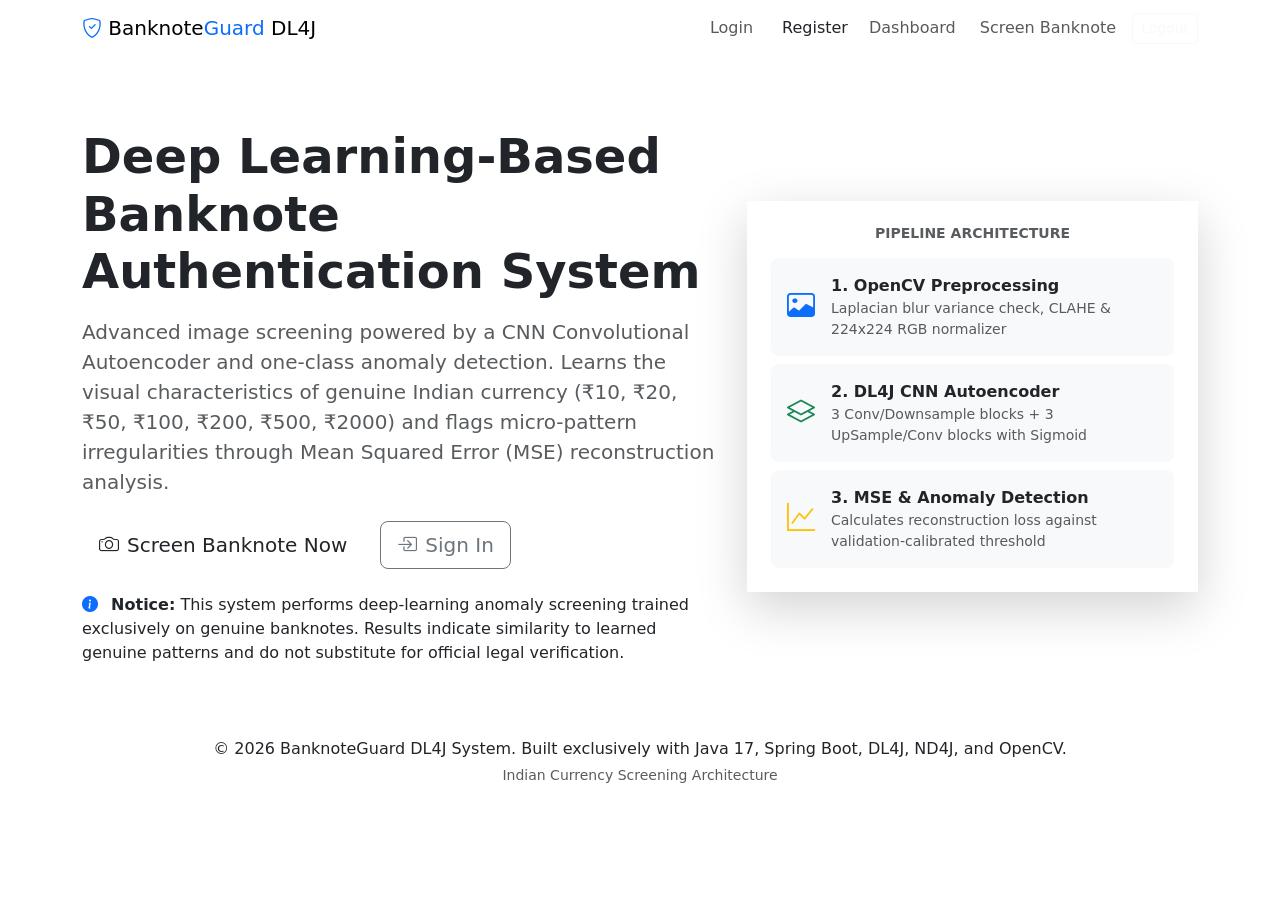
<file: banknote-authentication/src/main/resources/templates/index.html>
<!DOCTYPE html>
<html lang="en" xmlns:th="http://www.thymeleaf.org" xmlns:sec="http://www.thymeleaf.org/extras/spring-security">
<head>
    <meta charset="UTF-8">
    <meta name="viewport" content="width=device-width, initial-scale=1.0">
    <title>Banknote Authentication | Deep Learning CNN Autoencoder</title>
    <link href="https://cdn.jsdelivr.net/npm/bootstrap@5.3.3/dist/css/bootstrap.min.css" rel="stylesheet">
    <link rel="stylesheet" href="https://cdn.jsdelivr.net/npm/bootstrap-icons@1.11.3/font/bootstrap-icons.min.css">
    <link rel="stylesheet" th:href="@{/css/style.css}">
</head>
<body>

<!-- Navbar -->
<nav class="navbar navbar-expand-lg navbar-custom">
    <div class="container">
        <a class="navbar-brand" th:href="@{/}">
            <i class="bi bi-shield-check text-primary"></i>
            <span>Banknote<span class="text-primary">Guard</span> DL4J</span>
        </a>
        <button class="navbar-toggler text-white" type="button" data-bs-toggle="collapse" data-bs-target="#navContent">
            <span class="navbar-toggler-icon"></span>
        </button>
        <div class="collapse navbar-collapse" id="navContent">
            <ul class="navbar-nav ms-auto align-items-center">
                <li class="nav-item me-2" sec:authorize="isAnonymous()">
                    <a class="nav-link" th:href="@{/login}">Login</a>
                </li>
                <li class="nav-item" sec:authorize="isAnonymous()">
                    <a class="btn btn-primary-custom" th:href="@{/register}">Register</a>
                </li>
                <li class="nav-item me-2" sec:authorize="isAuthenticated()">
                    <a class="nav-link" th:href="@{/dashboard}">Dashboard</a>
                </li>
                <li class="nav-item me-2" sec:authorize="isAuthenticated()">
                    <a class="nav-link" th:href="@{/upload}">Screen Banknote</a>
                </li>
                <li class="nav-item" sec:authorize="isAuthenticated()">
                    <form th:action="@{/logout}" method="post" class="d-inline">
                        <button type="submit" class="btn btn-outline-light btn-sm">Logout</button>
                    </form>
                </li>
            </ul>
        </div>
    </div>
</nav>

<!-- Hero Section -->
<div class="container py-5">
    <div class="row align-items-center py-4">
        <div class="col-lg-7">
            <h1 class="display-5 fw-bold text-navy lh-tight mb-3">
                Deep Learning-Based Banknote Authentication System
            </h1>
            <p class="lead text-muted mb-4">
                Advanced image screening powered by a <strong>CNN Convolutional Autoencoder</strong> and one-class anomaly detection.
                Learns the visual characteristics of genuine Indian currency (₹10, ₹20, ₹50, ₹100, ₹200, ₹500, ₹2000)
                and flags micro-pattern irregularities through Mean Squared Error (MSE) reconstruction analysis.
            </p>
            <div class="d-flex gap-3 mb-4">
                <a th:href="@{/upload}" class="btn btn-primary-custom btn-lg">
                    <i class="bi bi-camera me-2"></i>Screen Banknote Now
                </a>
                <a th:href="@{/login}" class="btn btn-outline-secondary btn-lg">
                    <i class="bi bi-box-arrow-in-right me-2"></i>Sign In
                </a>
            </div>
            <div class="disclaimer-box">
                <i class="bi bi-info-circle-fill me-2 text-primary"></i>
                <strong>Notice:</strong> This system performs deep-learning anomaly screening trained exclusively on genuine banknotes.
                Results indicate similarity to learned genuine patterns and do not substitute for official legal verification.
            </div>
        </div>
        <div class="col-lg-5 text-center mt-4 mt-lg-0">
            <div class="app-card p-4 shadow-lg border-0 bg-white">
                <h6 class="fw-bold text-muted mb-3 text-uppercase small">Pipeline Architecture</h6>
                <div class="d-flex flex-column gap-2 text-start">
                    <div class="p-3 bg-light rounded-3 d-flex align-items-center">
                        <i class="bi bi-image fs-3 text-primary me-3"></i>
                        <div>
                            <strong>1. OpenCV Preprocessing</strong>
                            <div class="small text-muted">Laplacian blur variance check, CLAHE & 224x224 RGB normalizer</div>
                        </div>
                    </div>
                    <div class="p-3 bg-light rounded-3 d-flex align-items-center">
                        <i class="bi bi-layers fs-3 text-success me-3"></i>
                        <div>
                            <strong>2. DL4J CNN Autoencoder</strong>
                            <div class="small text-muted">3 Conv/Downsample blocks + 3 UpSample/Conv blocks with Sigmoid</div>
                        </div>
                    </div>
                    <div class="p-3 bg-light rounded-3 d-flex align-items-center">
                        <i class="bi bi-graph-up fs-3 text-warning me-3"></i>
                        <div>
                            <strong>3. MSE & Anomaly Detection</strong>
                            <div class="small text-muted">Calculates reconstruction loss against validation-calibrated threshold</div>
                        </div>
                    </div>
                </div>
            </div>
        </div>
    </div>
</div>

<footer class="text-center">
    <div class="container">
        <p class="mb-1">&copy; 2026 BanknoteGuard DL4J System. Built exclusively with Java 17, Spring Boot, DL4J, ND4J, and OpenCV.</p>
        <p class="small text-muted mb-0">Indian Currency Screening Architecture</p>
    </div>
</footer>

<script src="https://cdn.jsdelivr.net/npm/bootstrap@5.3.3/dist/js/bootstrap.bundle.min.js"></script>
</body>
</html>
</file>
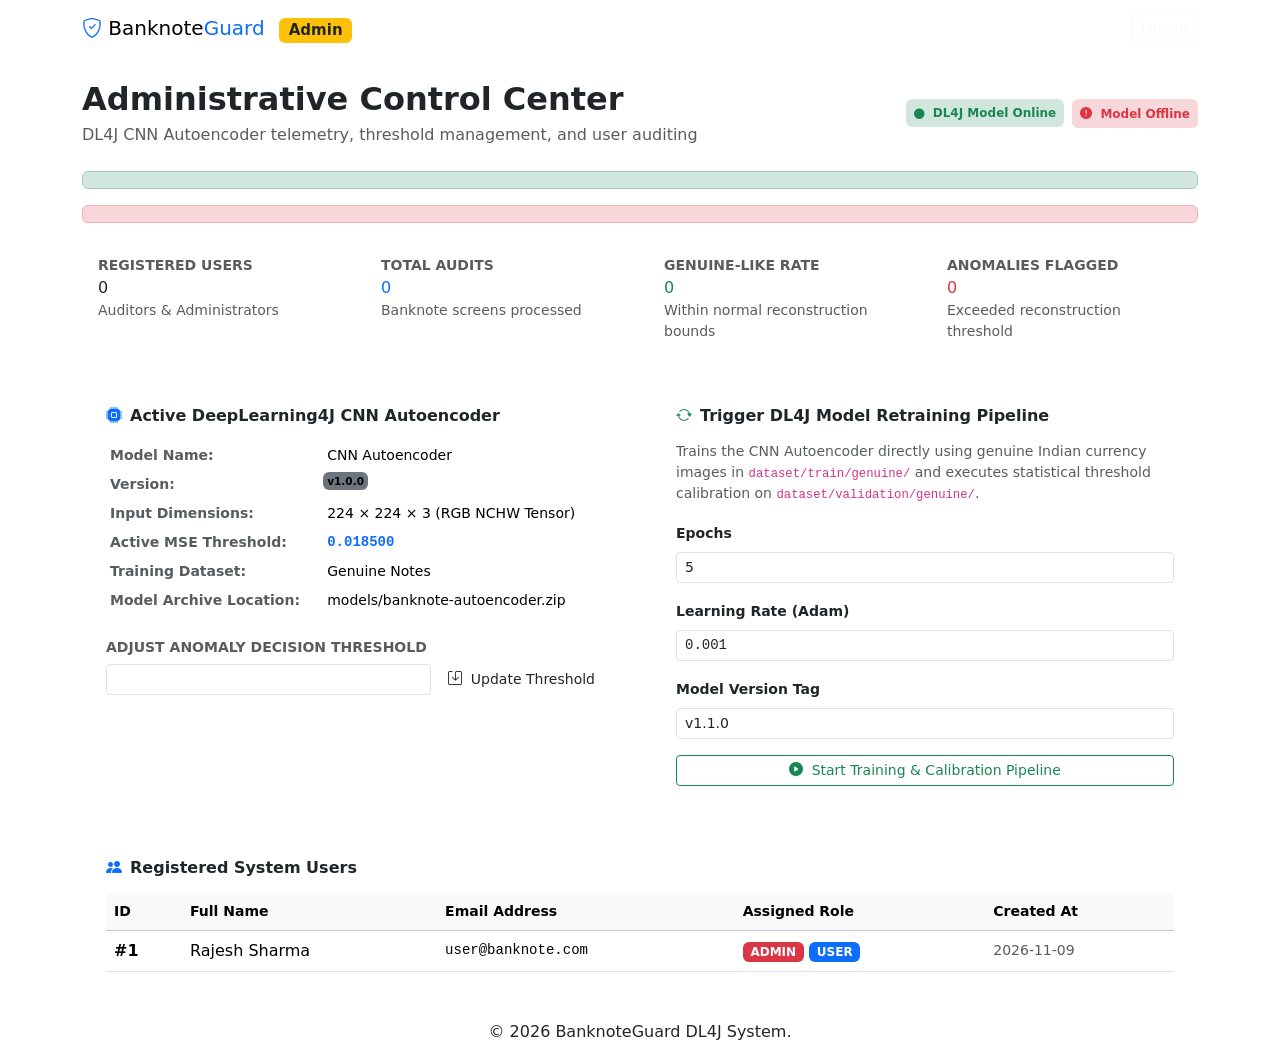
<file: banknote-authentication/src/main/resources/templates/admin.html>
<!DOCTYPE html>
<html lang="en" xmlns:th="http://www.thymeleaf.org">
<head>
    <meta charset="UTF-8">
    <meta name="viewport" content="width=device-width, initial-scale=1.0">
    <title>Admin Dashboard | BanknoteGuard DL4J</title>
    <link href="https://cdn.jsdelivr.net/npm/bootstrap@5.3.3/dist/css/bootstrap.min.css" rel="stylesheet">
    <link rel="stylesheet" href="https://cdn.jsdelivr.net/npm/bootstrap-icons@1.11.3/font/bootstrap-icons.min.css">
    <link rel="stylesheet" th:href="@{/css/style.css}">
</head>
<body>

<!-- Navbar -->
<nav class="navbar navbar-expand-lg navbar-custom">
    <div class="container">
        <a class="navbar-brand" th:href="@{/dashboard}">
            <i class="bi bi-shield-check text-primary"></i>
            <span>Banknote<span class="text-primary">Guard</span> <span class="badge bg-warning text-dark ms-2">Admin</span></span>
        </a>
        <div class="ms-auto d-flex gap-2">
            <a class="nav-link text-white" th:href="@{/dashboard}"><i class="bi bi-grid me-1"></i> Dashboard</a>
            <form th:action="@{/logout}" method="post" class="d-inline">
                <button type="submit" class="btn btn-outline-light btn-sm ms-2">Logout</button>
            </form>
        </div>
    </div>
</nav>

<div class="container py-4">
    <div class="d-flex justify-content-between align-items-center mb-4">
        <div>
            <h2 class="fw-bold mb-1">Administrative Control Center</h2>
            <p class="text-muted mb-0">DL4J CNN Autoencoder telemetry, threshold management, and user auditing</p>
        </div>
        <div class="d-flex align-items-center gap-2">
            <span th:if="${isModelReady}" class="badge bg-success-subtle text-success p-2">
                <i class="bi bi-circle-fill me-1 small"></i> DL4J Model Online
            </span>
            <span th:unless="${isModelReady}" class="badge bg-danger-subtle text-danger p-2">
                <i class="bi bi-exclamation-circle-fill me-1"></i> Model Offline
            </span>
        </div>
    </div>

    <!-- Alert banners -->
    <div th:if="${successMessage}" class="alert alert-success py-2 small" th:text="${successMessage}"></div>
    <div th:if="${errorMessage}" class="alert alert-danger py-2 small" th:text="${errorMessage}"></div>

    <!-- System Aggregate Cards -->
    <div class="row g-3 mb-4">
        <div class="col-sm-6 col-lg-3">
            <div class="app-card p-3">
                <div class="text-muted small fw-semibold">REGISTERED USERS</div>
                <div class="metric-val text-dark" th:text="${totalUsers}">0</div>
                <div class="small text-muted">Auditors & Administrators</div>
            </div>
        </div>
        <div class="col-sm-6 col-lg-3">
            <div class="app-card p-3">
                <div class="text-muted small fw-semibold">TOTAL AUDITS</div>
                <div class="metric-val text-primary" th:text="${totalScans}">0</div>
                <div class="small text-muted">Banknote screens processed</div>
            </div>
        </div>
        <div class="col-sm-6 col-lg-3">
            <div class="app-card p-3">
                <div class="text-muted small fw-semibold">GENUINE-LIKE RATE</div>
                <div class="metric-val text-success" th:text="${genuineCount}">0</div>
                <div class="small text-muted">Within normal reconstruction bounds</div>
            </div>
        </div>
        <div class="col-sm-6 col-lg-3">
            <div class="app-card p-3">
                <div class="text-muted small fw-semibold">ANOMALIES FLAGGED</div>
                <div class="metric-val text-danger" th:text="${anomalyCount}">0</div>
                <div class="small text-muted">Exceeded reconstruction threshold</div>
            </div>
        </div>
    </div>

    <!-- Active DL4J Model & Calibration Controls -->
    <div class="row g-4 mb-4">
        <!-- Active Model Info -->
        <div class="col-lg-6">
            <div class="app-card p-4 h-100">
                <h6 class="fw-bold mb-3"><i class="bi bi-cpu-fill text-primary me-2"></i>Active DeepLearning4J CNN Autoencoder</h6>
                <table class="table table-sm table-borderless small mb-4">
                    <tbody>
                        <tr>
                            <td class="text-muted fw-semibold">Model Name:</td>
                            <td th:text="${activeModel != null ? activeModel.modelName : 'Indian Banknote CNN Autoencoder'}">CNN Autoencoder</td>
                        </tr>
                        <tr>
                            <td class="text-muted fw-semibold">Version:</td>
                            <td class="badge bg-secondary" th:text="${activeModel != null ? activeModel.modelVersion : 'v1.0.0'}">v1.0.0</td>
                        </tr>
                        <tr>
                            <td class="text-muted fw-semibold">Input Dimensions:</td>
                            <td>224 &times; 224 &times; 3 (RGB NCHW Tensor)</td>
                        </tr>
                        <tr>
                            <td class="text-muted fw-semibold">Active MSE Threshold:</td>
                            <td class="font-monospace fw-bold text-primary" th:text="${#numbers.formatDecimal(activeThreshold, 1, 6)}">0.018500</td>
                        </tr>
                        <tr>
                            <td class="text-muted fw-semibold">Training Dataset:</td>
                            <td th:text="${activeModel != null ? activeModel.trainingDataset : 'Genuine Indian Currency'}">Genuine Notes</td>
                        </tr>
                        <tr>
                            <td class="text-muted fw-semibold">Model Archive Location:</td>
                            <td class="text-truncate" style="max-width: 250px;">models/banknote-autoencoder.zip</td>
                        </tr>
                    </tbody>
                </table>

                <!-- Update Threshold Form -->
                <h6 class="fw-bold mb-2 small text-uppercase text-muted">Adjust Anomaly Decision Threshold</h6>
                <form th:action="@{/admin/threshold/update}" method="post" class="d-flex gap-2">
                    <input type="number" step="0.0001" min="0.001" max="1.0" name="threshold" class="form-control form-control-sm font-monospace"
                           th:value="${#numbers.formatDecimal(activeThreshold, 1, 5)}" required>
                    <button type="submit" class="btn btn-primary-custom btn-sm text-nowrap">
                        <i class="bi bi-save me-1"></i> Update Threshold
                    </button>
                </form>
            </div>
        </div>

        <!-- Trigger Model Retraining -->
        <div class="col-lg-6">
            <div class="app-card p-4 h-100">
                <h6 class="fw-bold mb-3"><i class="bi bi-arrow-repeat text-success me-2"></i>Trigger DL4J Model Retraining Pipeline</h6>
                <p class="small text-muted mb-3">
                    Trains the CNN Autoencoder directly using genuine Indian currency images in <code>dataset/train/genuine/</code>
                    and executes statistical threshold calibration on <code>dataset/validation/genuine/</code>.
                </p>

                <form th:action="@{/admin/retrain}" method="post">
                    <div class="mb-3">
                        <label class="form-label small fw-semibold">Epochs</label>
                        <input type="number" name="epochs" class="form-control form-control-sm" value="5" min="1" max="100" required>
                    </div>
                    <div class="mb-3">
                        <label class="form-label small fw-semibold">Learning Rate (Adam)</label>
                        <input type="number" step="0.0001" name="learningRate" class="form-control form-control-sm font-monospace" value="0.001" required>
                    </div>
                    <div class="mb-3">
                        <label class="form-label small fw-semibold">Model Version Tag</label>
                        <input type="text" name="version" class="form-control form-control-sm" value="v1.1.0" required>
                    </div>
                    <button type="submit" class="btn btn-outline-success btn-sm w-100" onclick="return confirm('Start CNN Autoencoder training pipeline? This may take several minutes.');">
                        <i class="bi bi-play-circle-fill me-1"></i> Start Training & Calibration Pipeline
                    </button>
                </form>
            </div>
        </div>
    </div>

    <!-- Registered Users Management Table -->
    <div class="app-card p-4">
        <h6 class="fw-bold mb-3"><i class="bi bi-people-fill text-primary me-2"></i>Registered System Users</h6>
        <div class="table-responsive">
            <table class="table table-hover align-middle mb-0">
                <thead class="table-light small">
                    <tr>
                        <th>ID</th>
                        <th>Full Name</th>
                        <th>Email Address</th>
                        <th>Assigned Role</th>
                        <th>Created At</th>
                    </tr>
                </thead>
                <tbody>
                    <tr th:each="u : ${users}">
                        <td class="fw-semibold" th:text="'#' + ${u.id}">#1</td>
                        <td th:text="${u.fullName}">Rajesh Sharma</td>
                        <td class="font-monospace small" th:text="${u.email}">user@banknote.com</td>
                        <td>
                            <span th:if="${u.role == 'ROLE_ADMIN'}" class="badge bg-danger">ADMIN</span>
                            <span th:unless="${u.role == 'ROLE_ADMIN'}" class="badge bg-primary">USER</span>
                        </td>
                        <td class="small text-muted" th:text="${#temporals.format(u.createdAt, 'yyyy-MM-dd HH:mm')}">2026-11-09</td>
                    </tr>
                </tbody>
            </table>
        </div>
    </div>
</div>

<footer class="text-center">
    <div class="container">
        <p class="mb-0">&copy; 2026 BanknoteGuard DL4J System.</p>
    </div>
</footer>

<script src="https://cdn.jsdelivr.net/npm/bootstrap@5.3.3/dist/js/bootstrap.bundle.min.js"></script>
</body>
</html>
</file>
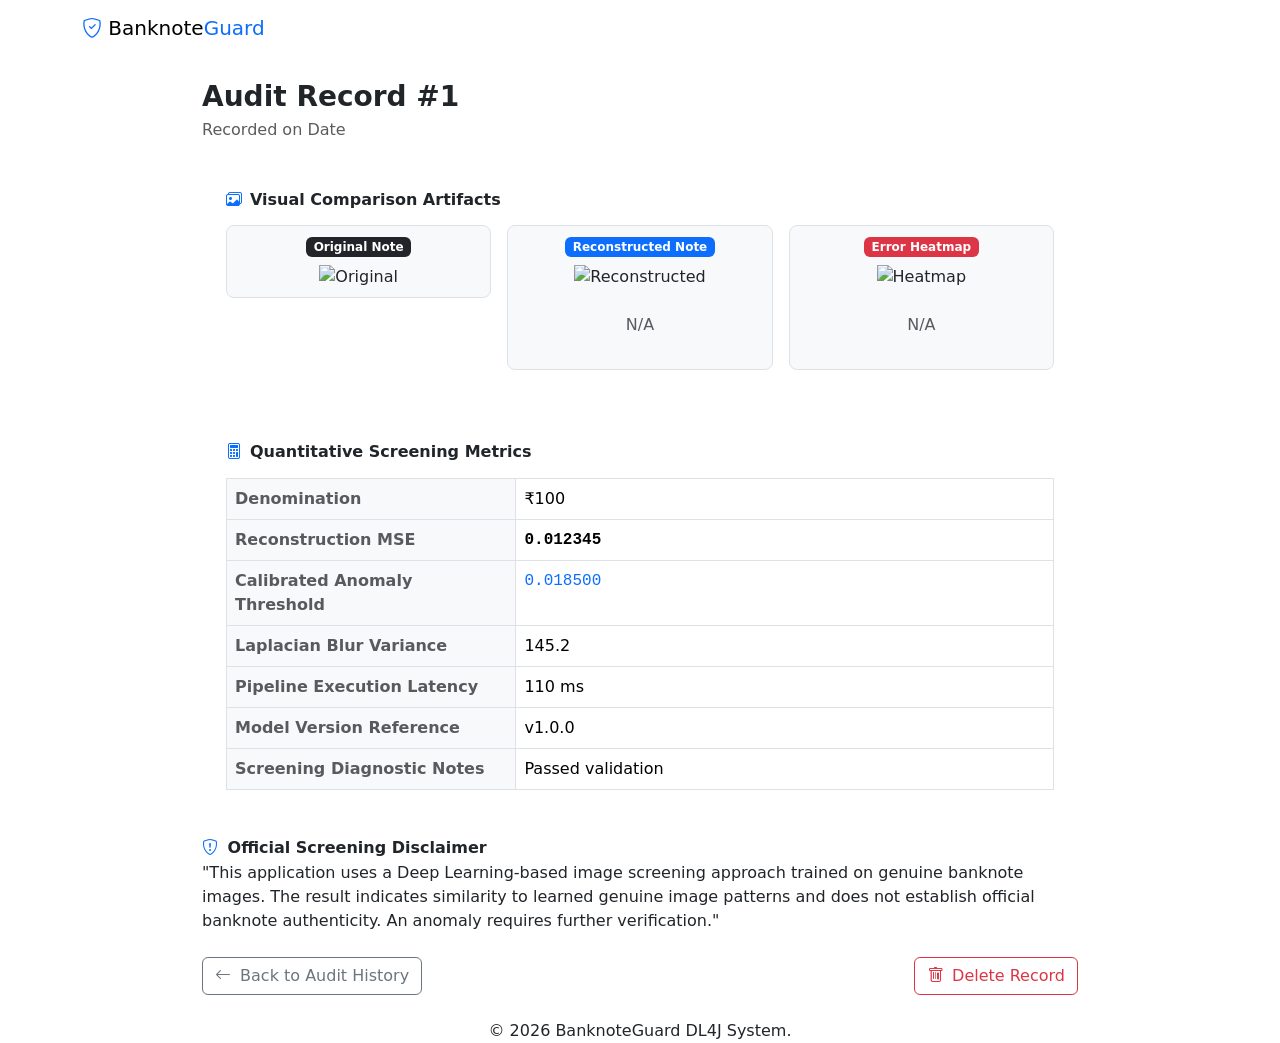
<file: banknote-authentication/src/main/resources/templates/detail.html>
<!DOCTYPE html>
<html lang="en" xmlns:th="http://www.thymeleaf.org">
<head>
    <meta charset="UTF-8">
    <meta name="viewport" content="width=device-width, initial-scale=1.0">
    <title>Record Details | BanknoteGuard DL4J</title>
    <link href="https://cdn.jsdelivr.net/npm/bootstrap@5.3.3/dist/css/bootstrap.min.css" rel="stylesheet">
    <link rel="stylesheet" href="https://cdn.jsdelivr.net/npm/bootstrap-icons@1.11.3/font/bootstrap-icons.min.css">
    <link rel="stylesheet" th:href="@{/css/style.css}">
</head>
<body>

<nav class="navbar navbar-expand-lg navbar-custom">
    <div class="container">
        <a class="navbar-brand" th:href="@{/dashboard}">
            <i class="bi bi-shield-check text-primary"></i>
            <span>Banknote<span class="text-primary">Guard</span></span>
        </a>
        <div class="ms-auto d-flex gap-2">
            <a class="nav-link text-white" th:href="@{/history}"><i class="bi bi-arrow-left me-1"></i> Back to History</a>
        </div>
    </div>
</nav>

<div class="container py-4" style="max-width: 900px;">
    <div class="d-flex justify-content-between align-items-center mb-4">
        <div>
            <h3 class="fw-bold mb-1" th:text="'Audit Record #' + ${record.id}">Audit Record #1</h3>
            <p class="text-muted mb-0" th:text="'Recorded on ' + ${#temporals.format(record.createdAt, 'yyyy-MM-dd HH:mm:ss')}">Recorded on Date</p>
        </div>
        <div>
            <span th:if="${record.screeningResult.name() == 'GENUINE_LIKE'}" class="badge badge-screening badge-genuine fs-6 px-3 py-2">
                <i class="bi bi-check-circle-fill"></i> Genuine-Like
            </span>
            <span th:if="${record.screeningResult.name() == 'ANOMALY_DETECTED'}" class="badge badge-screening badge-anomaly fs-6 px-3 py-2">
                <i class="bi bi-exclamation-triangle-fill"></i> Anomaly Detected
            </span>
            <span th:if="${record.screeningResult.name() == 'INCONCLUSIVE'}" class="badge badge-screening badge-inconclusive fs-6 px-3 py-2">
                <i class="bi bi-question-circle-fill"></i> Inconclusive
            </span>
        </div>
    </div>

    <!-- Visual Artifacts Card -->
    <div class="app-card p-4 mb-4">
        <h6 class="fw-bold mb-3"><i class="bi bi-images text-primary me-2"></i>Visual Comparison Artifacts</h6>
        <div class="row g-3 text-center">
            <div class="col-md-4">
                <div class="p-2 border rounded-3 bg-light">
                    <span class="badge bg-dark mb-2">Original Note</span>
                    <div class="image-comparison-container">
                        <img th:src="${originalImageUrl}" class="comparison-img" alt="Original">
                    </div>
                </div>
            </div>
            <div class="col-md-4">
                <div class="p-2 border rounded-3 bg-light">
                    <span class="badge bg-primary mb-2">Reconstructed Note</span>
                    <div class="image-comparison-container">
                        <img th:if="${reconstructedImageUrl != null}" th:src="${reconstructedImageUrl}" class="comparison-img" alt="Reconstructed">
                        <div th:unless="${reconstructedImageUrl != null}" class="text-muted p-4">N/A</div>
                    </div>
                </div>
            </div>
            <div class="col-md-4">
                <div class="p-2 border rounded-3 bg-light">
                    <span class="badge bg-danger mb-2">Error Heatmap</span>
                    <div class="image-comparison-container">
                        <img th:if="${heatmapImageUrl != null}" th:src="${heatmapImageUrl}" class="comparison-img" alt="Heatmap">
                        <div th:unless="${heatmapImageUrl != null}" class="text-muted p-4">N/A</div>
                    </div>
                </div>
            </div>
        </div>
    </div>

    <!-- Parameters Table -->
    <div class="app-card p-4 mb-4">
        <h6 class="fw-bold mb-3"><i class="bi bi-calculator text-primary me-2"></i>Quantitative Screening Metrics</h6>
        <table class="table table-bordered mb-0">
            <tbody>
                <tr>
                    <td class="fw-semibold text-muted bg-light" style="width: 35%;">Denomination</td>
                    <td th:text="${'&#8377;' + record.denomination}">&#8377;100</td>
                </tr>
                <tr>
                    <td class="fw-semibold text-muted bg-light">Reconstruction MSE</td>
                    <td class="font-monospace fw-bold" th:text="${#numbers.formatDecimal(record.mseScore, 1, 6)}">0.012345</td>
                </tr>
                <tr>
                    <td class="fw-semibold text-muted bg-light">Calibrated Anomaly Threshold</td>
                    <td class="font-monospace text-primary" th:text="${#numbers.formatDecimal(record.anomalyThreshold, 1, 6)}">0.018500</td>
                </tr>
                <tr>
                    <td class="fw-semibold text-muted bg-light">Laplacian Blur Variance</td>
                    <td th:text="${#numbers.formatDecimal(record.blurScore != null ? record.blurScore : 0, 1, 2)}">145.2</td>
                </tr>
                <tr>
                    <td class="fw-semibold text-muted bg-light">Pipeline Execution Latency</td>
                    <td th:text="${record.processingTimeMs + ' ms'}">110 ms</td>
                </tr>
                <tr>
                    <td class="fw-semibold text-muted bg-light">Model Version Reference</td>
                    <td th:text="${record.modelVersion}">v1.0.0</td>
                </tr>
                <tr>
                    <td class="fw-semibold text-muted bg-light">Screening Diagnostic Notes</td>
                    <td th:text="${record.notes}">Passed validation</td>
                </tr>
            </tbody>
        </table>
    </div>

    <!-- Mandatory Disclaimer -->
    <div class="disclaimer-box mb-4">
        <h6 class="fw-bold text-dark mb-1"><i class="bi bi-shield-exclamation me-1 text-primary"></i> Official Screening Disclaimer</h6>
        <p class="mb-0">
            "This application uses a Deep Learning-based image screening approach trained on genuine banknote images.
            The result indicates similarity to learned genuine image patterns and does not establish official banknote authenticity.
            An anomaly requires further verification."
        </p>
    </div>

    <div class="d-flex justify-content-between">
        <a th:href="@{/history}" class="btn btn-outline-secondary"><i class="bi bi-arrow-left me-1"></i> Back to Audit History</a>
        <form th:action="@{'/history/' + ${record.id} + '/delete'}" method="post" onsubmit="return confirm('Delete this record permanently?');">
            <button type="submit" class="btn btn-outline-danger"><i class="bi bi-trash me-1"></i> Delete Record</button>
        </form>
    </div>
</div>

<footer class="text-center">
    <div class="container">
        <p class="mb-0">&copy; 2026 BanknoteGuard DL4J System.</p>
    </div>
</footer>

<script src="https://cdn.jsdelivr.net/npm/bootstrap@5.3.3/dist/js/bootstrap.bundle.min.js"></script>
</body>
</html>
</file>
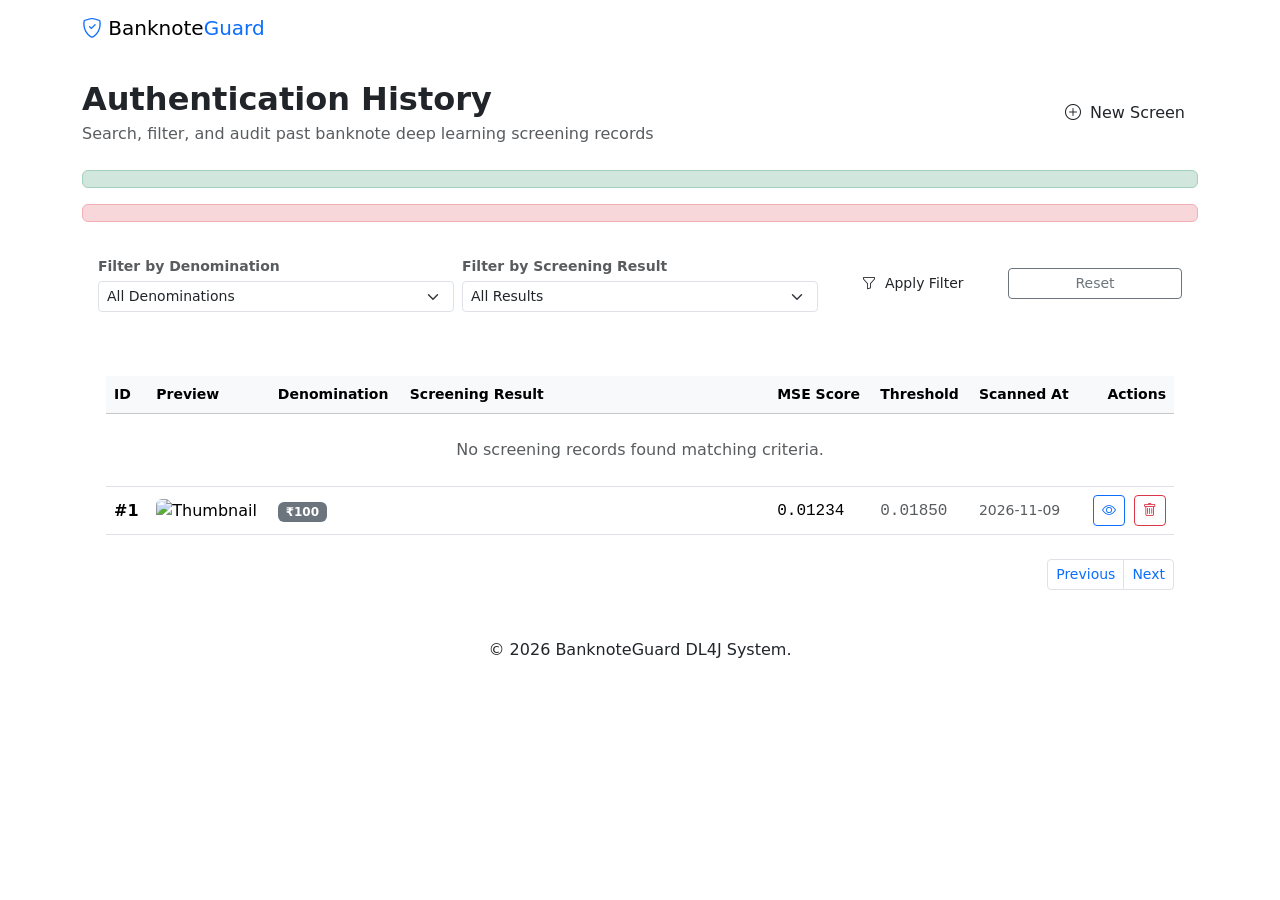
<file: banknote-authentication/src/main/resources/templates/history.html>
<!DOCTYPE html>
<html lang="en" xmlns:th="http://www.thymeleaf.org">
<head>
    <meta charset="UTF-8">
    <meta name="viewport" content="width=device-width, initial-scale=1.0">
    <title>Authentication History | BanknoteGuard DL4J</title>
    <link href="https://cdn.jsdelivr.net/npm/bootstrap@5.3.3/dist/css/bootstrap.min.css" rel="stylesheet">
    <link rel="stylesheet" href="https://cdn.jsdelivr.net/npm/bootstrap-icons@1.11.3/font/bootstrap-icons.min.css">
    <link rel="stylesheet" th:href="@{/css/style.css}">
</head>
<body>

<!-- Navbar -->
<nav class="navbar navbar-expand-lg navbar-custom">
    <div class="container">
        <a class="navbar-brand" th:href="@{/dashboard}">
            <i class="bi bi-shield-check text-primary"></i>
            <span>Banknote<span class="text-primary">Guard</span></span>
        </a>
        <div class="ms-auto d-flex gap-2">
            <a class="nav-link text-white" th:href="@{/dashboard}"><i class="bi bi-arrow-left me-1"></i> Dashboard</a>
        </div>
    </div>
</nav>

<div class="container py-4">
    <div class="d-flex flex-wrap justify-content-between align-items-center mb-4 gap-3">
        <div>
            <h2 class="fw-bold mb-1">Authentication History</h2>
            <p class="text-muted mb-0">Search, filter, and audit past banknote deep learning screening records</p>
        </div>
        <div>
            <a th:href="@{/upload}" class="btn btn-primary-custom">
                <i class="bi bi-plus-circle me-1"></i> New Screen
            </a>
        </div>
    </div>

    <!-- Feedback messages -->
    <div th:if="${successMessage}" class="alert alert-success py-2 small" th:text="${successMessage}"></div>
    <div th:if="${errorMessage}" class="alert alert-danger py-2 small" th:text="${errorMessage}"></div>

    <!-- Filter Card -->
    <div class="app-card p-3 mb-4">
        <form th:action="@{/history}" method="get" class="row g-2 align-items-center">
            <div class="col-md-4">
                <label class="form-label small fw-semibold text-muted mb-1">Filter by Denomination</label>
                <select name="denomination" class="form-select form-select-sm">
                    <option value="">All Denominations</option>
                    <option value="10" th:selected="${selectedDenomination == '10'}">&#8377;10</option>
                    <option value="20" th:selected="${selectedDenomination == '20'}">&#8377;20</option>
                    <option value="50" th:selected="${selectedDenomination == '50'}">&#8377;50</option>
                    <option value="100" th:selected="${selectedDenomination == '100'}">&#8377;100</option>
                    <option value="200" th:selected="${selectedDenomination == '200'}">&#8377;200</option>
                    <option value="500" th:selected="${selectedDenomination == '500'}">&#8377;500</option>
                    <option value="2000" th:selected="${selectedDenomination == '2000'}">&#8377;2000</option>
                </select>
            </div>
            <div class="col-md-4">
                <label class="form-label small fw-semibold text-muted mb-1">Filter by Screening Result</label>
                <select name="result" class="form-select form-select-sm">
                    <option value="">All Results</option>
                    <option value="GENUINE_LIKE" th:selected="${selectedResult != null && selectedResult.name() == 'GENUINE_LIKE'}">Genuine-Like</option>
                    <option value="ANOMALY_DETECTED" th:selected="${selectedResult != null && selectedResult.name() == 'ANOMALY_DETECTED'}">Anomaly Detected</option>
                    <option value="INCONCLUSIVE" th:selected="${selectedResult != null && selectedResult.name() == 'INCONCLUSIVE'}">Inconclusive</option>
                </select>
            </div>
            <div class="col-md-4 d-flex align-items-end gap-2">
                <button type="submit" class="btn btn-primary-custom btn-sm w-50">
                    <i class="bi bi-funnel me-1"></i> Apply Filter
                </button>
                <a th:href="@{/history}" class="btn btn-outline-secondary btn-sm w-50">
                    Reset
                </a>
            </div>
        </form>
    </div>

    <!-- History Table Card -->
    <div class="app-card p-4">
        <div class="table-responsive">
            <table class="table table-hover align-middle mb-0">
                <thead class="table-light small">
                    <tr>
                        <th>ID</th>
                        <th>Preview</th>
                        <th>Denomination</th>
                        <th>Screening Result</th>
                        <th>MSE Score</th>
                        <th>Threshold</th>
                        <th>Scanned At</th>
                        <th class="text-end">Actions</th>
                    </tr>
                </thead>
                <tbody>
                    <tr th:if="${page == null || #lists.isEmpty(page.content)}">
                        <td colspan="8" class="text-center text-muted py-4">No screening records found matching criteria.</td>
                    </tr>
                    <tr th:each="r : ${page.content}">
                        <td class="fw-semibold" th:text="'#' + ${r.id}">#1</td>
                        <td>
                            <img th:src="@{'/' + ${r.imagePath.replace('\', '/')}}" alt="Thumbnail" class="rounded" style="width: 50px; height: 35px; object-fit: cover;">
                        </td>
                        <td>
                            <span class="badge bg-secondary" th:text="${'&#8377;' + r.denomination}">&#8377;100</span>
                        </td>
                        <td>
                            <span th:if="${r.screeningResult.name() == 'GENUINE_LIKE'}" class="badge badge-screening badge-genuine">
                                <i class="bi bi-check-circle-fill"></i> Genuine-Like
                            </span>
                            <span th:if="${r.screeningResult.name() == 'ANOMALY_DETECTED'}" class="badge badge-screening badge-anomaly">
                                <i class="bi bi-exclamation-triangle-fill"></i> Anomaly
                            </span>
                            <span th:if="${r.screeningResult.name() == 'INCONCLUSIVE'}" class="badge badge-screening badge-inconclusive">
                                <i class="bi bi-question-circle-fill"></i> Inconclusive
                            </span>
                        </td>
                        <td class="font-monospace" th:text="${#numbers.formatDecimal(r.mseScore, 1, 5)}">0.01234</td>
                        <td class="font-monospace text-muted" th:text="${#numbers.formatDecimal(r.anomalyThreshold, 1, 5)}">0.01850</td>
                        <td class="small text-muted" th:text="${#temporals.format(r.createdAt, 'yyyy-MM-dd HH:mm')}">2026-11-09</td>
                        <td class="text-end">
                            <a th:href="@{'/history/' + ${r.id}}" class="btn btn-outline-primary btn-sm me-1" title="View details">
                                <i class="bi bi-eye"></i>
                            </a>
                            <form th:action="@{'/history/' + ${r.id} + '/delete'}" method="post" class="d-inline" onsubmit="return confirm('Delete this screening audit record?');">
                                <button type="submit" class="btn btn-outline-danger btn-sm" title="Delete record">
                                    <i class="bi bi-trash"></i>
                                </button>
                            </form>
                        </td>
                    </tr>
                </tbody>
            </table>
        </div>

        <!-- Pagination -->
        <div th:if="${page != null && page.totalPages > 1}" class="d-flex justify-content-between align-items-center mt-4">
            <span class="small text-muted" th:text="'Page ' + ${page.number + 1} + ' of ' + ${page.totalPages}"></span>
            <ul class="pagination pagination-sm mb-0">
                <li class="page-item" th:classappend="${page.first} ? 'disabled'">
                    <a class="page-link" th:href="@{/history(page=${page.number - 1}, denomination=${selectedDenomination}, result=${selectedResult})}">Previous</a>
                </li>
                <li class="page-item" th:classappend="${page.last} ? 'disabled'">
                    <a class="page-link" th:href="@{/history(page=${page.number + 1}, denomination=${selectedDenomination}, result=${selectedResult})}">Next</a>
                </li>
            </ul>
        </div>
    </div>
</div>

<footer class="text-center">
    <div class="container">
        <p class="mb-0">&copy; 2026 BanknoteGuard DL4J System.</p>
    </div>
</footer>

<script src="https://cdn.jsdelivr.net/npm/bootstrap@5.3.3/dist/js/bootstrap.bundle.min.js"></script>
</body>
</html>
</file>
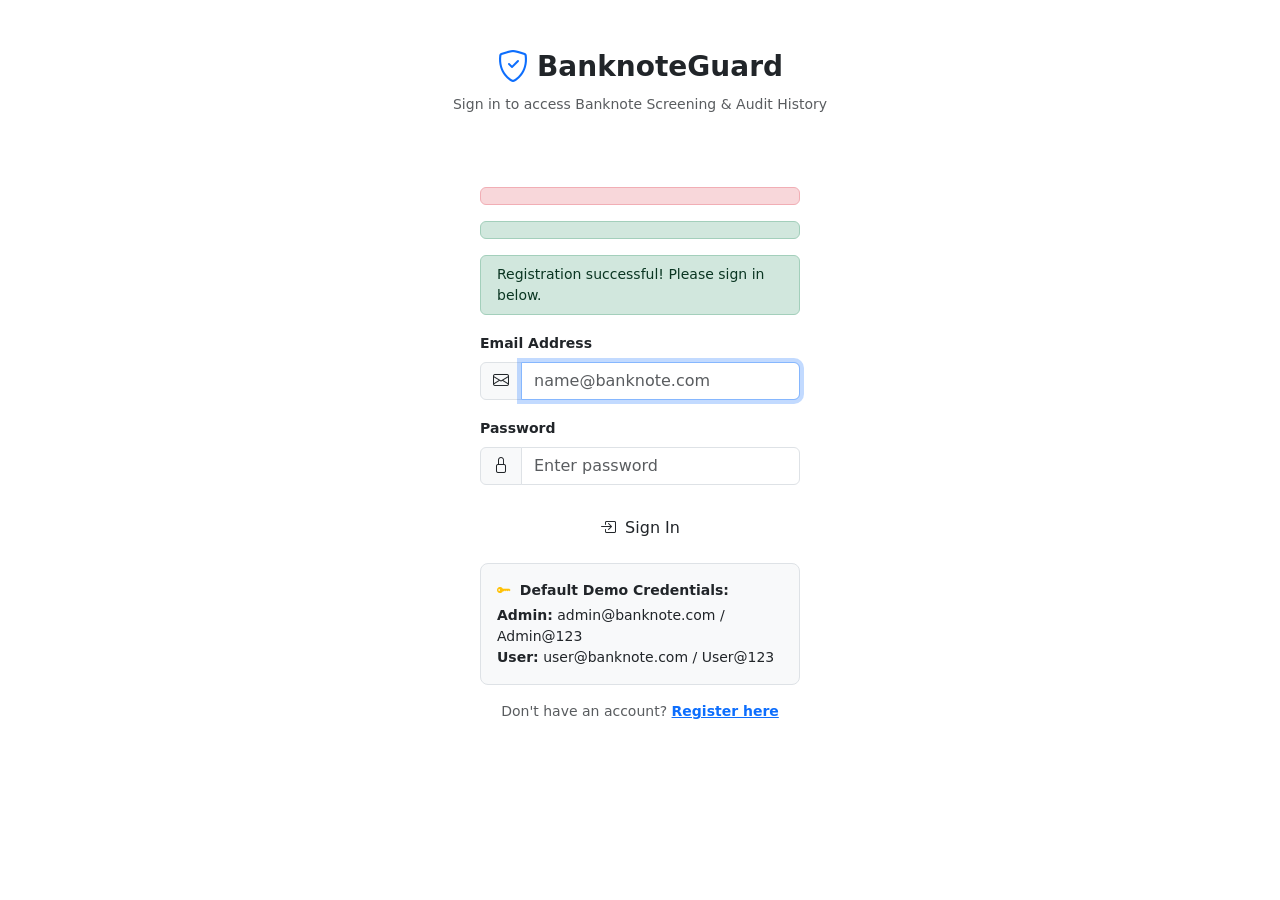
<file: banknote-authentication/src/main/resources/templates/login.html>
<!DOCTYPE html>
<html lang="en" xmlns:th="http://www.thymeleaf.org">
<head>
    <meta charset="UTF-8">
    <meta name="viewport" content="width=device-width, initial-scale=1.0">
    <title>Sign In | Banknote Authentication System</title>
    <link href="https://cdn.jsdelivr.net/npm/bootstrap@5.3.3/dist/css/bootstrap.min.css" rel="stylesheet">
    <link rel="stylesheet" href="https://cdn.jsdelivr.net/npm/bootstrap-icons@1.11.3/font/bootstrap-icons.min.css">
    <link rel="stylesheet" th:href="@{/css/style.css}">
</head>
<body class="d-flex align-items-center justify-content-center py-5">

<div class="container" style="max-width: 440px;">
    <div class="text-center mb-4">
        <a th:href="@{/}" class="text-decoration-none">
            <h3 class="fw-bold text-dark d-flex align-items-center justify-content-center gap-2">
                <i class="bi bi-shield-check text-primary fs-2"></i> BanknoteGuard
            </h3>
        </a>
        <p class="text-muted small">Sign in to access Banknote Screening & Audit History</p>
    </div>

    <div class="app-card p-4 p-md-5">
        <!-- Error Alert -->
        <div th:if="${errorMessage}" class="alert alert-danger py-2 small" th:text="${errorMessage}"></div>
        <!-- Success Alert -->
        <div th:if="${successMessage}" class="alert alert-success py-2 small" th:text="${successMessage}"></div>
        <div th:if="${param.registered}" class="alert alert-success py-2 small">
            Registration successful! Please sign in below.
        </div>

        <form th:action="@{/login}" method="post">
            <div class="mb-3">
                <label class="form-label small fw-semibold">Email Address</label>
                <div class="input-group">
                    <span class="input-group-text"><i class="bi bi-envelope"></i></span>
                    <input type="email" name="email" class="form-control" placeholder="name@banknote.com" required autofocus>
                </div>
            </div>

            <div class="mb-4">
                <label class="form-label small fw-semibold">Password</label>
                <div class="input-group">
                    <span class="input-group-text"><i class="bi bi-lock"></i></span>
                    <input type="password" name="password" class="form-control" placeholder="Enter password" required>
                </div>
            </div>

            <button type="submit" class="btn btn-primary-custom w-100 mb-3">
                <i class="bi bi-box-arrow-in-right me-1"></i> Sign In
            </button>
        </form>

        <!-- Demo Credentials Helper -->
        <div class="p-3 bg-light rounded-3 small border mb-3">
            <div class="fw-bold mb-1"><i class="bi bi-key-fill text-warning me-1"></i> Default Demo Credentials:</div>
            <div><strong>Admin:</strong> admin@banknote.com / Admin@123</div>
            <div><strong>User:</strong> user@banknote.com / User@123</div>
        </div>

        <div class="text-center small text-muted">
            Don't have an account? <a th:href="@{/register}" class="fw-semibold text-primary">Register here</a>
        </div>
    </div>
</div>

<script src="https://cdn.jsdelivr.net/npm/bootstrap@5.3.3/dist/js/bootstrap.bundle.min.js"></script>
</body>
</html>
</file>
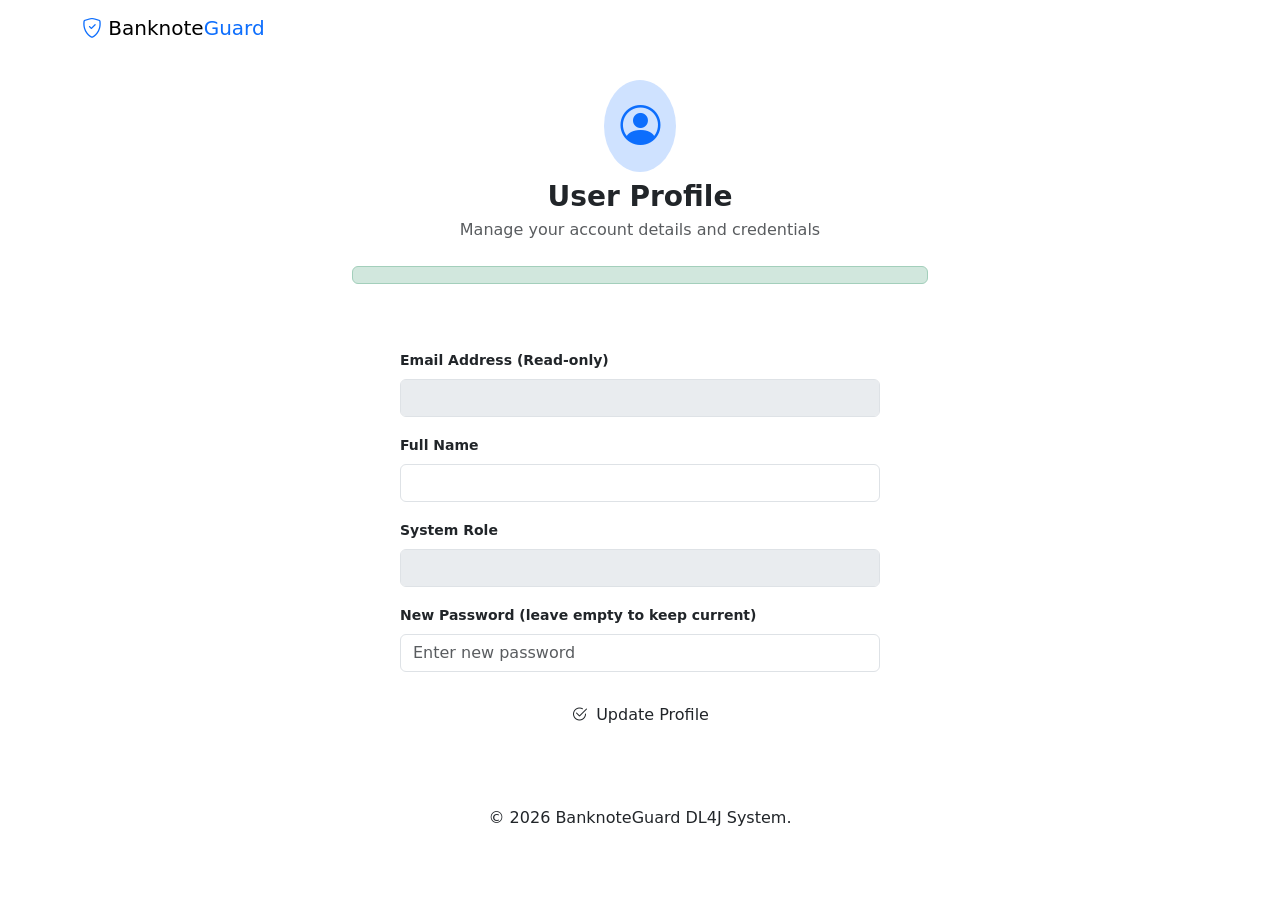
<file: banknote-authentication/src/main/resources/templates/profile.html>
<!DOCTYPE html>
<html lang="en" xmlns:th="http://www.thymeleaf.org">
<head>
    <meta charset="UTF-8">
    <meta name="viewport" content="width=device-width, initial-scale=1.0">
    <title>User Profile | BanknoteGuard DL4J</title>
    <link href="https://cdn.jsdelivr.net/npm/bootstrap@5.3.3/dist/css/bootstrap.min.css" rel="stylesheet">
    <link rel="stylesheet" href="https://cdn.jsdelivr.net/npm/bootstrap-icons@1.11.3/font/bootstrap-icons.min.css">
    <link rel="stylesheet" th:href="@{/css/style.css}">
</head>
<body>

<nav class="navbar navbar-expand-lg navbar-custom">
    <div class="container">
        <a class="navbar-brand" th:href="@{/dashboard}">
            <i class="bi bi-shield-check text-primary"></i>
            <span>Banknote<span class="text-primary">Guard</span></span>
        </a>
        <div class="ms-auto">
            <a class="nav-link text-white" th:href="@{/dashboard}"><i class="bi bi-arrow-left me-1"></i> Dashboard</a>
        </div>
    </div>
</nav>

<div class="container py-4" style="max-width: 600px;">
    <div class="text-center mb-4">
        <div class="d-inline-flex p-3 rounded-circle bg-primary-subtle text-primary mb-2">
            <i class="bi bi-person-circle fs-1"></i>
        </div>
        <h3 class="fw-bold mb-1">User Profile</h3>
        <p class="text-muted">Manage your account details and credentials</p>
    </div>

    <div th:if="${successMessage}" class="alert alert-success py-2 small" th:text="${successMessage}"></div>

    <div class="app-card p-4 p-md-5">
        <form th:action="@{/profile}" method="post">
            <div class="mb-3">
                <label class="form-label small fw-semibold">Email Address (Read-only)</label>
                <input type="email" class="form-control" th:value="${user != null ? user.email : ''}" readonly disabled>
            </div>

            <div class="mb-3">
                <label class="form-label small fw-semibold">Full Name</label>
                <input type="text" name="fullName" class="form-control" th:value="${user != null ? user.fullName : ''}" required>
            </div>

            <div class="mb-3">
                <label class="form-label small fw-semibold">System Role</label>
                <input type="text" class="form-control" th:value="${user != null ? user.role : 'ROLE_USER'}" readonly disabled>
            </div>

            <div class="mb-4">
                <label class="form-label small fw-semibold">New Password (leave empty to keep current)</label>
                <input type="password" name="newPassword" class="form-control" placeholder="Enter new password">
            </div>

            <button type="submit" class="btn btn-primary-custom w-100">
                <i class="bi bi-check2-circle me-1"></i> Update Profile
            </button>
        </form>
    </div>
</div>

<footer class="text-center">
    <div class="container">
        <p class="mb-0">&copy; 2026 BanknoteGuard DL4J System.</p>
    </div>
</footer>

<script src="https://cdn.jsdelivr.net/npm/bootstrap@5.3.3/dist/js/bootstrap.bundle.min.js"></script>
</body>
</html>
</file>
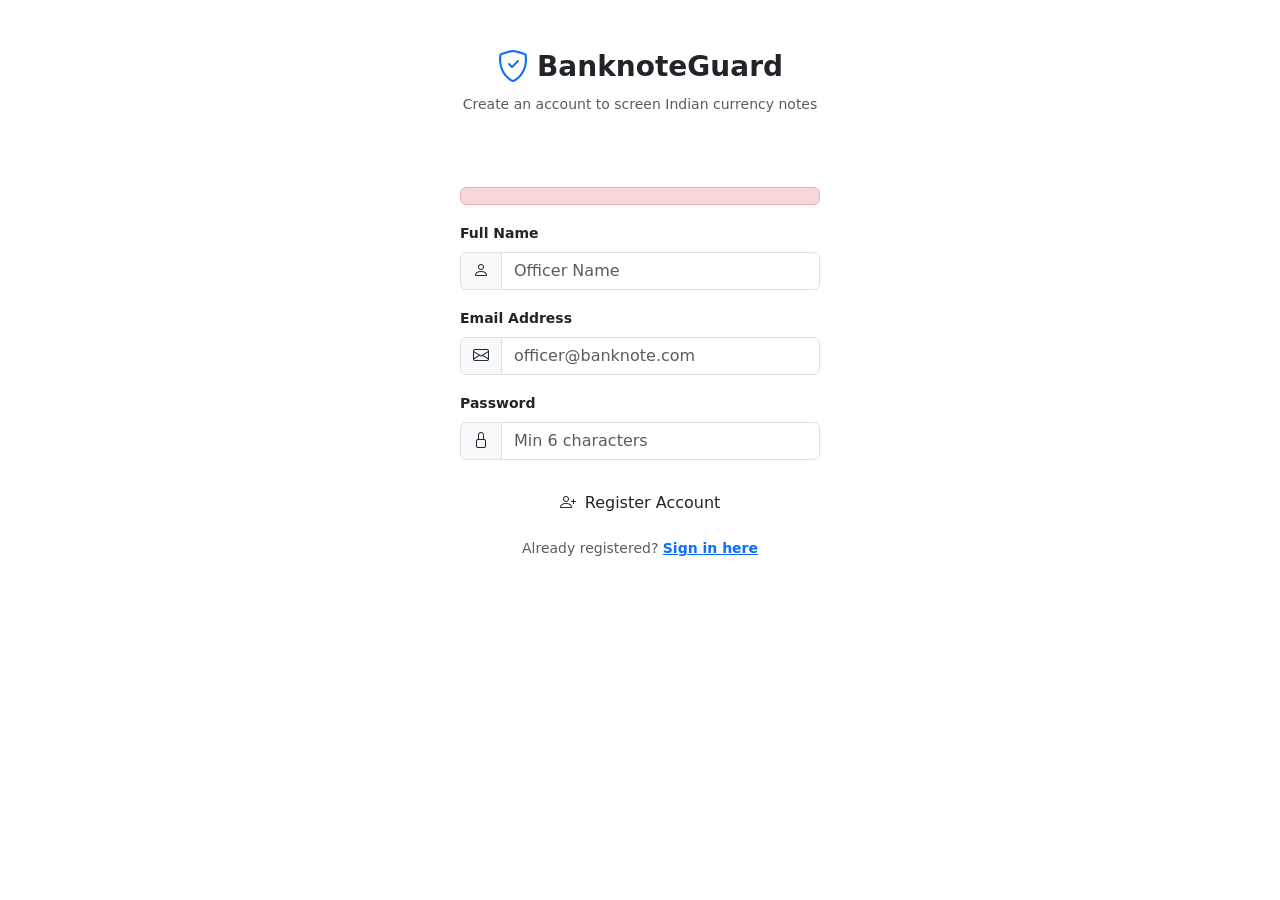
<file: banknote-authentication/src/main/resources/templates/register.html>
<!DOCTYPE html>
<html lang="en" xmlns:th="http://www.thymeleaf.org">
<head>
    <meta charset="UTF-8">
    <meta name="viewport" content="width=device-width, initial-scale=1.0">
    <title>Register | Banknote Authentication System</title>
    <link href="https://cdn.jsdelivr.net/npm/bootstrap@5.3.3/dist/css/bootstrap.min.css" rel="stylesheet">
    <link rel="stylesheet" href="https://cdn.jsdelivr.net/npm/bootstrap-icons@1.11.3/font/bootstrap-icons.min.css">
    <link rel="stylesheet" th:href="@{/css/style.css}">
</head>
<body class="d-flex align-items-center justify-content-center py-5">

<div class="container" style="max-width: 480px;">
    <div class="text-center mb-4">
        <a th:href="@{/}">
            <h3 class="fw-bold text-dark d-flex align-items-center justify-content-center gap-2">
                <i class="bi bi-shield-check text-primary fs-2"></i> BanknoteGuard
            </h3>
        </a>
        <p class="text-muted small">Create an account to screen Indian currency notes</p>
    </div>

    <div class="app-card p-4 p-md-5">
        <div th:if="${errorMessage}" class="alert alert-danger py-2 small" th:text="${errorMessage}"></div>

        <form th:action="@{/register}" th:object="${registerRequest}" method="post">
            <div class="mb-3">
                <label class="form-label small fw-semibold">Full Name</label>
                <div class="input-group">
                    <span class="input-group-text"><i class="bi bi-person"></i></span>
                    <input type="text" th:field="*{fullName}" class="form-control" placeholder="Officer Name" required>
                </div>
                <div class="text-danger small" th:if="${#fields.hasErrors('fullName')}" th:errors="*{fullName}"></div>
            </div>

            <div class="mb-3">
                <label class="form-label small fw-semibold">Email Address</label>
                <div class="input-group">
                    <span class="input-group-text"><i class="bi bi-envelope"></i></span>
                    <input type="email" th:field="*{email}" class="form-control" placeholder="officer@banknote.com" required>
                </div>
                <div class="text-danger small" th:if="${#fields.hasErrors('email')}" th:errors="*{email}"></div>
            </div>

            <div class="mb-4">
                <label class="form-label small fw-semibold">Password</label>
                <div class="input-group">
                    <span class="input-group-text"><i class="bi bi-lock"></i></span>
                    <input type="password" th:field="*{password}" class="form-control" placeholder="Min 6 characters" required>
                </div>
                <div class="text-danger small" th:if="${#fields.hasErrors('password')}" th:errors="*{password}"></div>
            </div>

            <button type="submit" class="btn btn-primary-custom w-100 mb-3">
                <i class="bi bi-person-plus me-1"></i> Register Account
            </button>
        </form>

        <div class="text-center small text-muted">
            Already registered? <a th:href="@{/login}" class="fw-semibold text-primary">Sign in here</a>
        </div>
    </div>
</div>

<script src="https://cdn.jsdelivr.net/npm/bootstrap@5.3.3/dist/js/bootstrap.bundle.min.js"></script>
</body>
</html>
</file>
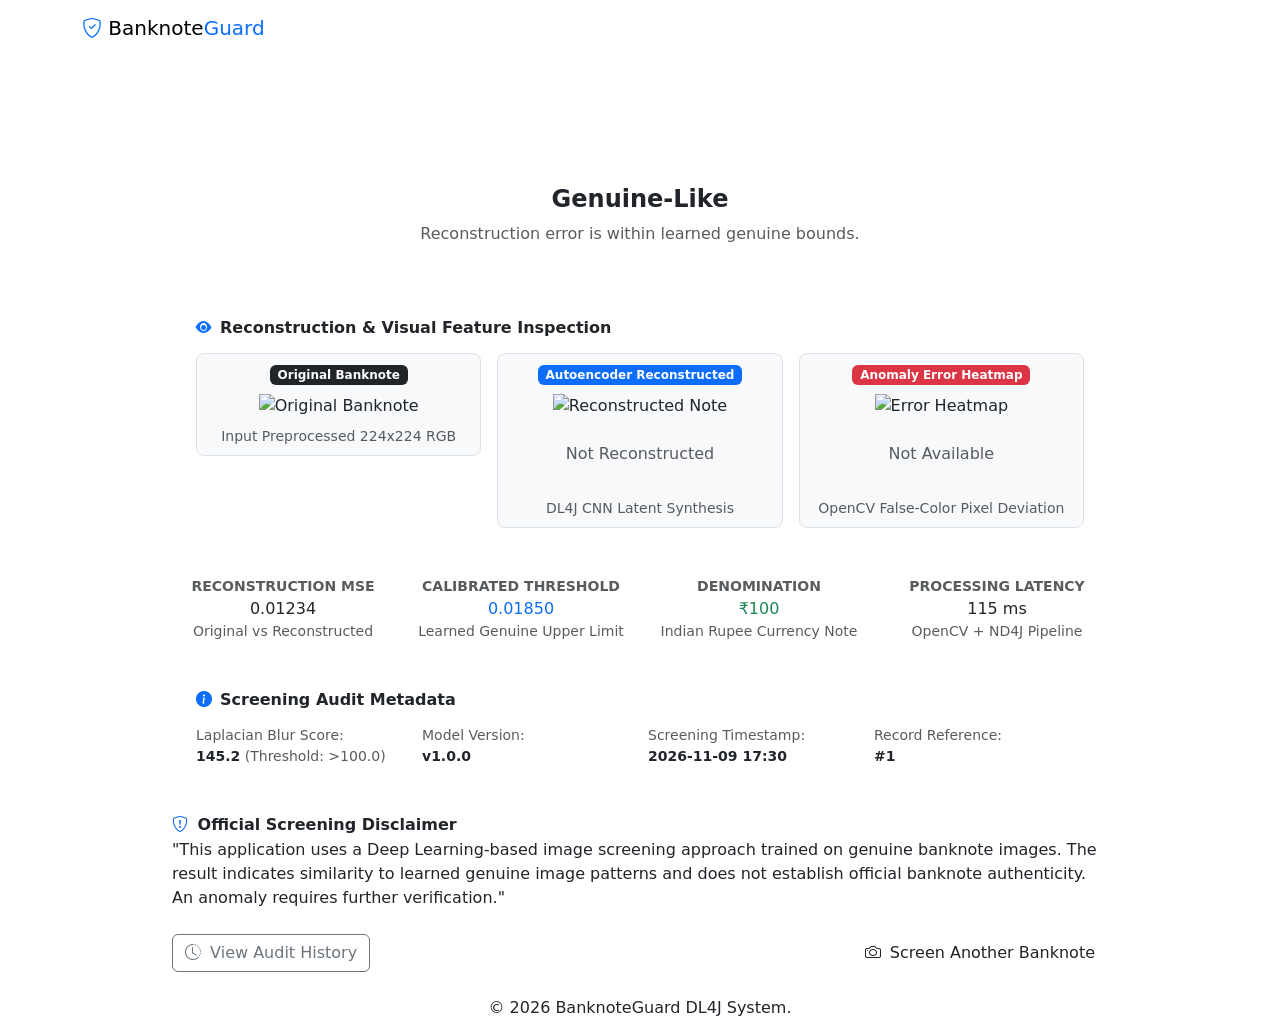
<file: banknote-authentication/src/main/resources/templates/result.html>
<!DOCTYPE html>
<html lang="en" xmlns:th="http://www.thymeleaf.org">
<head>
    <meta charset="UTF-8">
    <meta name="viewport" content="width=device-width, initial-scale=1.0">
    <title>Screening Result | BanknoteGuard DL4J</title>
    <link href="https://cdn.jsdelivr.net/npm/bootstrap@5.3.3/dist/css/bootstrap.min.css" rel="stylesheet">
    <link rel="stylesheet" href="https://cdn.jsdelivr.net/npm/bootstrap-icons@1.11.3/font/bootstrap-icons.min.css">
    <link rel="stylesheet" th:href="@{/css/style.css}">
</head>
<body>

<!-- Navbar -->
<nav class="navbar navbar-expand-lg navbar-custom">
    <div class="container">
        <a class="navbar-brand" th:href="@{/dashboard}">
            <i class="bi bi-shield-check text-primary"></i>
            <span>Banknote<span class="text-primary">Guard</span></span>
        </a>
        <div class="ms-auto d-flex gap-2">
            <a class="nav-link text-white" th:href="@{/upload}"><i class="bi bi-plus-circle me-1"></i> Screen Another Note</a>
            <a class="nav-link text-white" th:href="@{/dashboard}"><i class="bi bi-grid me-1"></i> Dashboard</a>
        </div>
    </div>
</nav>

<div class="container py-4" style="max-width: 960px;">
    <!-- Outcome Banner Header -->
    <div class="app-card p-4 mb-4 text-center">
        <div class="mb-2">
            <span th:if="${record.screeningResult.name() == 'GENUINE_LIKE'}" class="badge badge-screening badge-genuine fs-5 px-4 py-2">
                <i class="bi bi-check-circle-fill"></i> GENUINE-LIKE
            </span>
            <span th:if="${record.screeningResult.name() == 'ANOMALY_DETECTED'}" class="badge badge-screening badge-anomaly fs-5 px-4 py-2">
                <i class="bi bi-exclamation-triangle-fill"></i> ANOMALY DETECTED
            </span>
            <span th:if="${record.screeningResult.name() == 'INCONCLUSIVE'}" class="badge badge-screening badge-inconclusive fs-5 px-4 py-2">
                <i class="bi bi-question-circle-fill"></i> INCONCLUSIVE ANALYSIS
            </span>
        </div>

        <h4 class="fw-bold mt-2" th:text="${record.screeningResult.displayName}">Genuine-Like</h4>
        <p class="text-muted max-w-600 mx-auto mb-0" th:text="${record.notes}">
            Reconstruction error is within learned genuine bounds.
        </p>
    </div>

    <!-- Images Comparison Grid -->
    <div class="app-card p-4 mb-4">
        <h6 class="fw-bold mb-3"><i class="bi bi-eye-fill text-primary me-2"></i>Reconstruction & Visual Feature Inspection</h6>
        <div class="row g-3 text-center">
            <!-- 1. Original Image -->
            <div class="col-md-4">
                <div class="border rounded-3 p-2 bg-light">
                    <span class="badge bg-dark mb-2">Original Banknote</span>
                    <div class="image-comparison-container">
                        <img th:src="${originalImageUrl}" alt="Original Banknote" class="comparison-img">
                    </div>
                    <div class="small text-muted mt-2">Input Preprocessed 224x224 RGB</div>
                </div>
            </div>

            <!-- 2. Reconstructed Image -->
            <div class="col-md-4">
                <div class="border rounded-3 p-2 bg-light">
                    <span class="badge bg-primary mb-2">Autoencoder Reconstructed</span>
                    <div class="image-comparison-container">
                        <img th:if="${reconstructedImageUrl != null}" th:src="${reconstructedImageUrl}" alt="Reconstructed Note" class="comparison-img">
                        <div th:unless="${reconstructedImageUrl != null}" class="text-muted p-4">Not Reconstructed</div>
                    </div>
                    <div class="small text-muted mt-2">DL4J CNN Latent Synthesis</div>
                </div>
            </div>

            <!-- 3. Difference Heatmap -->
            <div class="col-md-4">
                <div class="border rounded-3 p-2 bg-light">
                    <span class="badge bg-danger mb-2">Anomaly Error Heatmap</span>
                    <div class="image-comparison-container">
                        <img th:if="${heatmapImageUrl != null}" th:src="${heatmapImageUrl}" alt="Error Heatmap" class="comparison-img">
                        <div th:unless="${heatmapImageUrl != null}" class="text-muted p-4">Not Available</div>
                    </div>
                    <div class="small text-muted mt-2">OpenCV False-Color Pixel Deviation</div>
                </div>
            </div>
        </div>
    </div>

    <!-- Quantitative Deep Learning Metrics -->
    <div class="row g-3 mb-4">
        <div class="col-sm-6 col-lg-3">
            <div class="metric-box text-center">
                <div class="text-muted small fw-semibold text-uppercase">Reconstruction MSE</div>
                <div class="metric-val" th:text="${#numbers.formatDecimal(record.mseScore, 1, 5)}">0.01234</div>
                <div class="small text-muted">Original vs Reconstructed</div>
            </div>
        </div>

        <div class="col-sm-6 col-lg-3">
            <div class="metric-box text-center">
                <div class="text-muted small fw-semibold text-uppercase">Calibrated Threshold</div>
                <div class="metric-val text-primary" th:text="${#numbers.formatDecimal(record.anomalyThreshold, 1, 5)}">0.01850</div>
                <div class="small text-muted">Learned Genuine Upper Limit</div>
            </div>
        </div>

        <div class="col-sm-6 col-lg-3">
            <div class="metric-box text-center">
                <div class="text-muted small fw-semibold text-uppercase">Denomination</div>
                <div class="metric-val text-success" th:text="${'&#8377;' + record.denomination}">&#8377;100</div>
                <div class="small text-muted">Indian Rupee Currency Note</div>
            </div>
        </div>

        <div class="col-sm-6 col-lg-3">
            <div class="metric-box text-center">
                <div class="text-muted small fw-semibold text-uppercase">Processing Latency</div>
                <div class="metric-val text-dark" th:text="${record.processingTimeMs + ' ms'}">115 ms</div>
                <div class="small text-muted">OpenCV + ND4J Pipeline</div>
            </div>
        </div>
    </div>

    <!-- Quality & Audit Details Card -->
    <div class="app-card p-4 mb-4">
        <h6 class="fw-bold mb-3"><i class="bi bi-info-circle-fill text-primary me-2"></i>Screening Audit Metadata</h6>
        <div class="row g-3 small">
            <div class="col-sm-6 col-md-3">
                <span class="text-muted d-block">Laplacian Blur Score:</span>
                <strong th:text="${#numbers.formatDecimal(record.blurScore != null ? record.blurScore : 0, 1, 1)}">145.2</strong>
                <span class="text-muted">(Threshold: &gt;100.0)</span>
            </div>
            <div class="col-sm-6 col-md-3">
                <span class="text-muted d-block">Model Version:</span>
                <strong th:text="${record.modelVersion}">v1.0.0</strong>
            </div>
            <div class="col-sm-6 col-md-3">
                <span class="text-muted d-block">Screening Timestamp:</span>
                <strong th:text="${#temporals.format(record.createdAt, 'yyyy-MM-dd HH:mm:ss')}">2026-11-09 17:30</strong>
            </div>
            <div class="col-sm-6 col-md-3">
                <span class="text-muted d-block">Record Reference:</span>
                <strong th:text="'#' + ${record.id}">#1</strong>
            </div>
        </div>
    </div>

    <!-- Required Project Disclaimer Box -->
    <div class="disclaimer-box mb-4">
        <h6 class="fw-bold text-dark mb-1"><i class="bi bi-shield-exclamation me-1 text-primary"></i> Official Screening Disclaimer</h6>
        <p class="mb-0">
            "This application uses a Deep Learning-based image screening approach trained on genuine banknote images.
            The result indicates similarity to learned genuine image patterns and does not establish official banknote authenticity.
            An anomaly requires further verification."
        </p>
    </div>

    <!-- Actions -->
    <div class="d-flex justify-content-between align-items-center">
        <a th:href="@{/history}" class="btn btn-outline-secondary">
            <i class="bi bi-clock-history me-1"></i> View Audit History
        </a>
        <a th:href="@{/upload}" class="btn btn-primary-custom">
            <i class="bi bi-camera me-1"></i> Screen Another Banknote
        </a>
    </div>
</div>

<footer class="text-center">
    <div class="container">
        <p class="mb-0">&copy; 2026 BanknoteGuard DL4J System.</p>
    </div>
</footer>

<script src="https://cdn.jsdelivr.net/npm/bootstrap@5.3.3/dist/js/bootstrap.bundle.min.js"></script>
</body>
</html>
</file>
